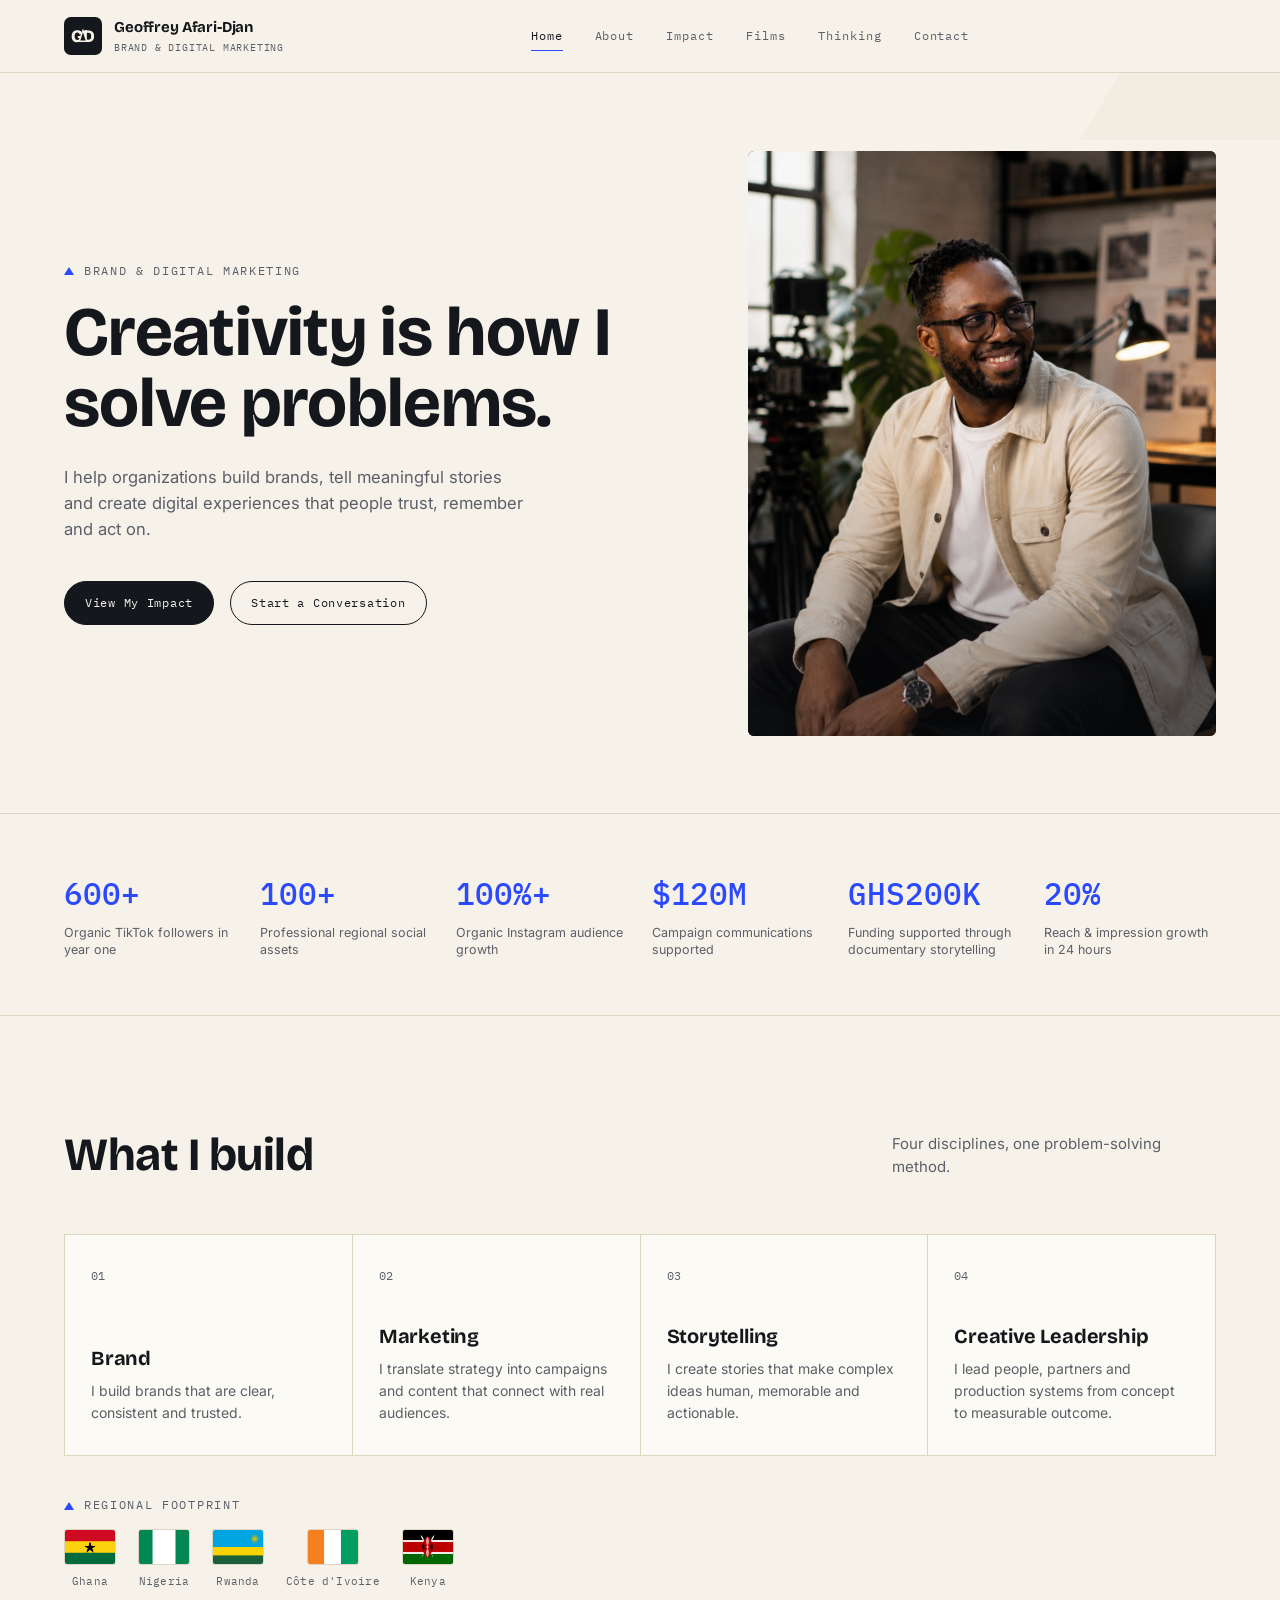
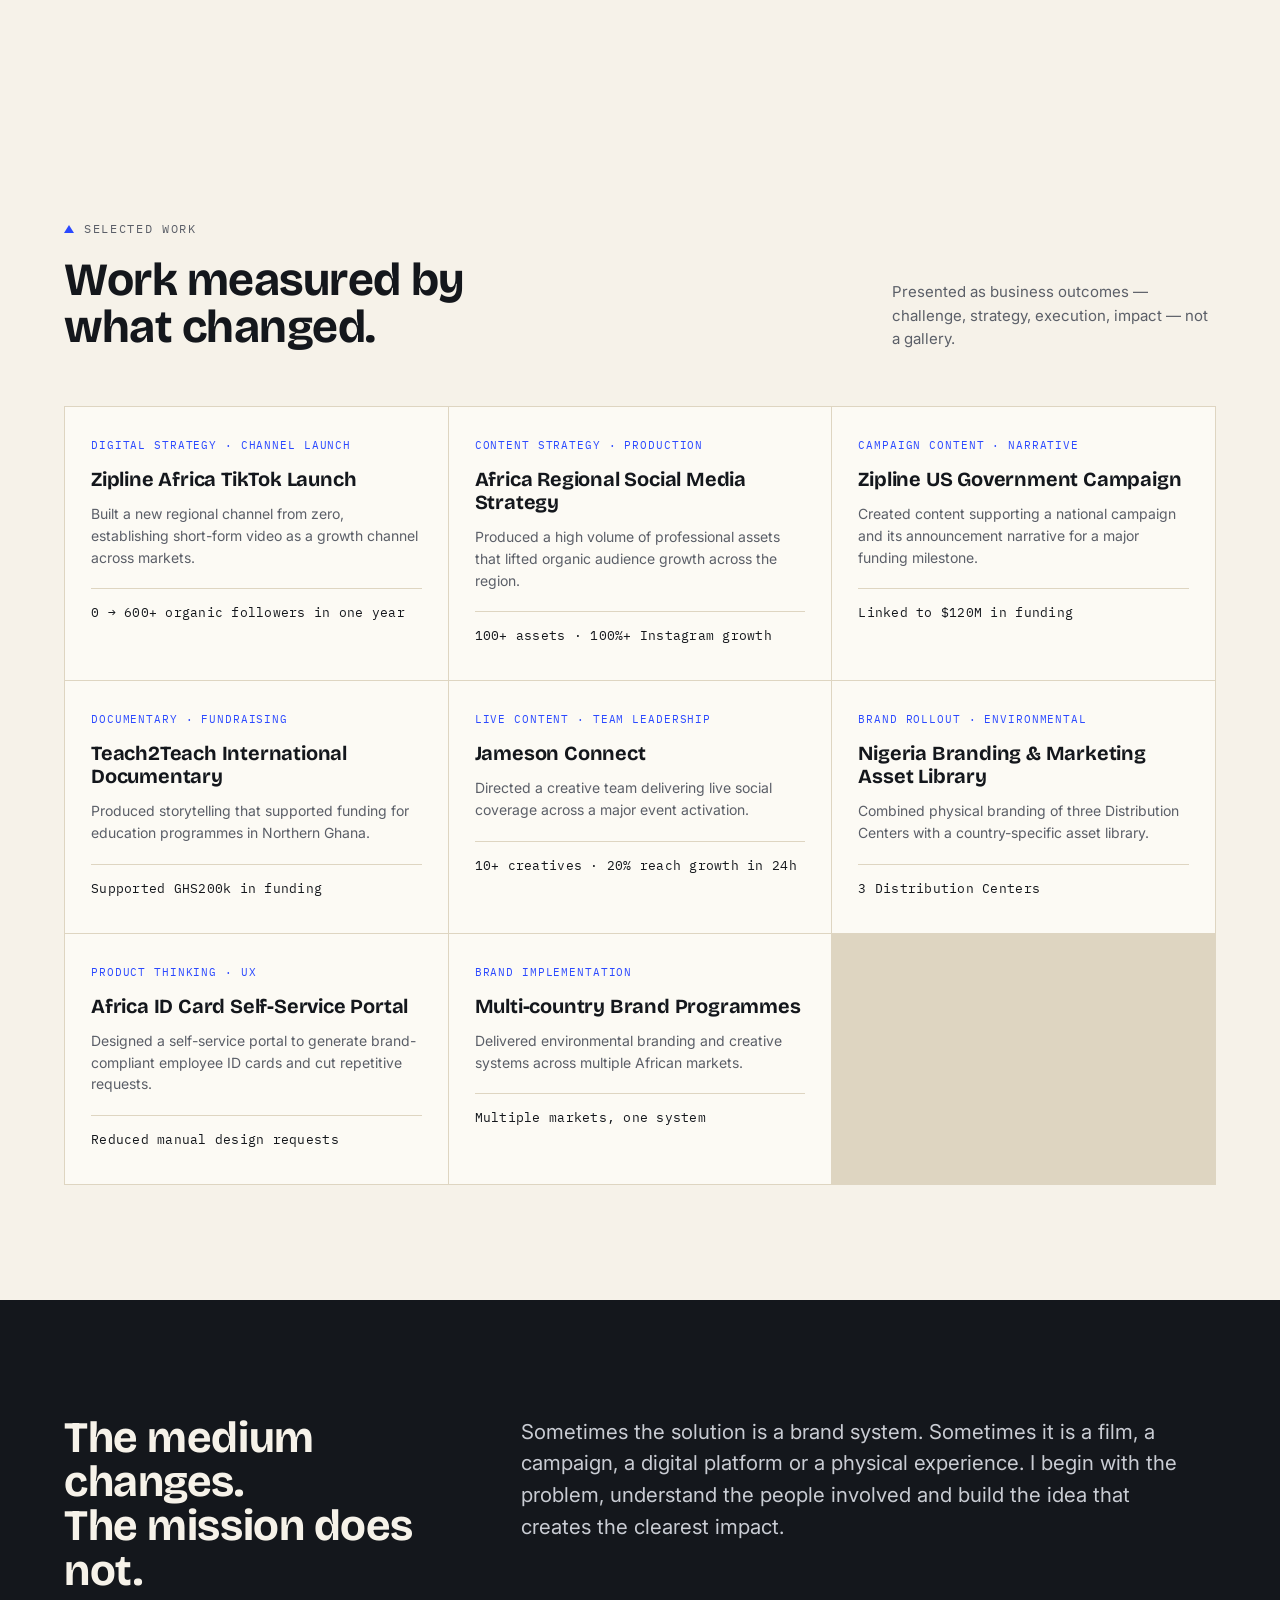
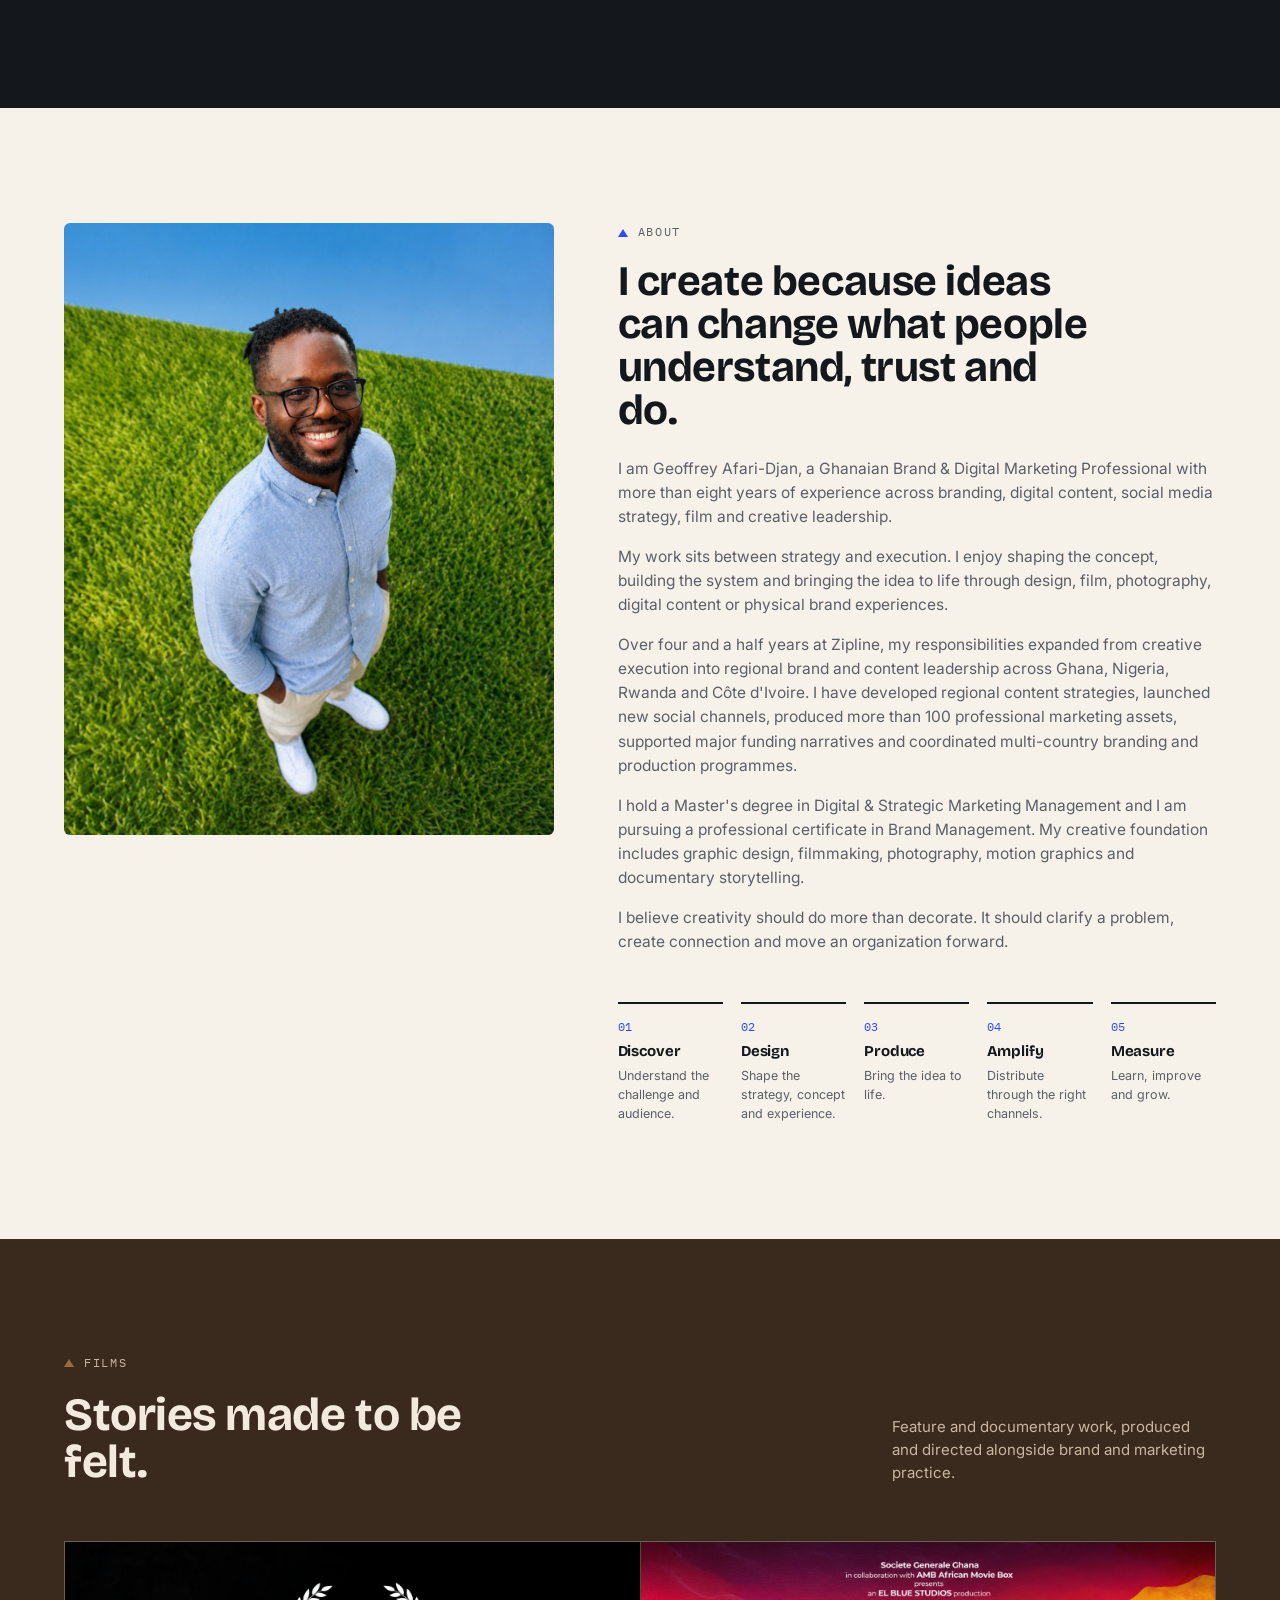
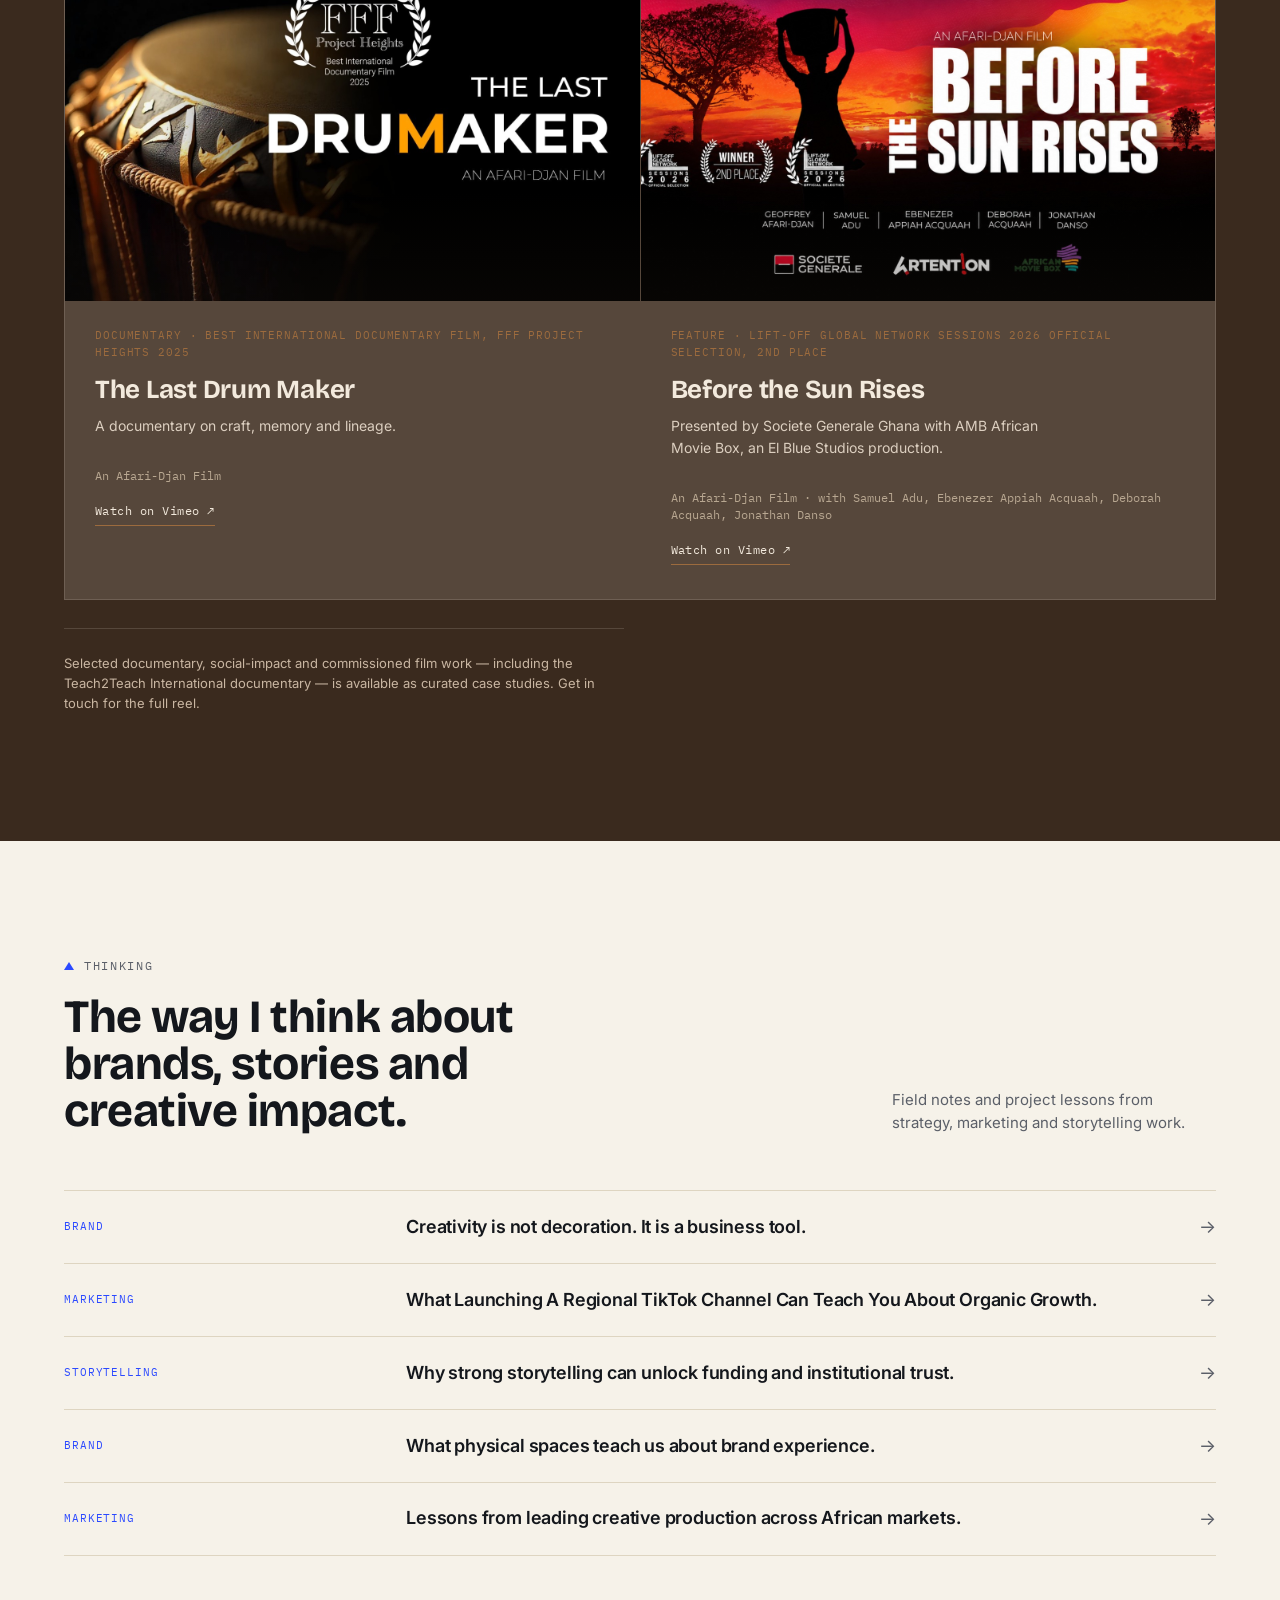
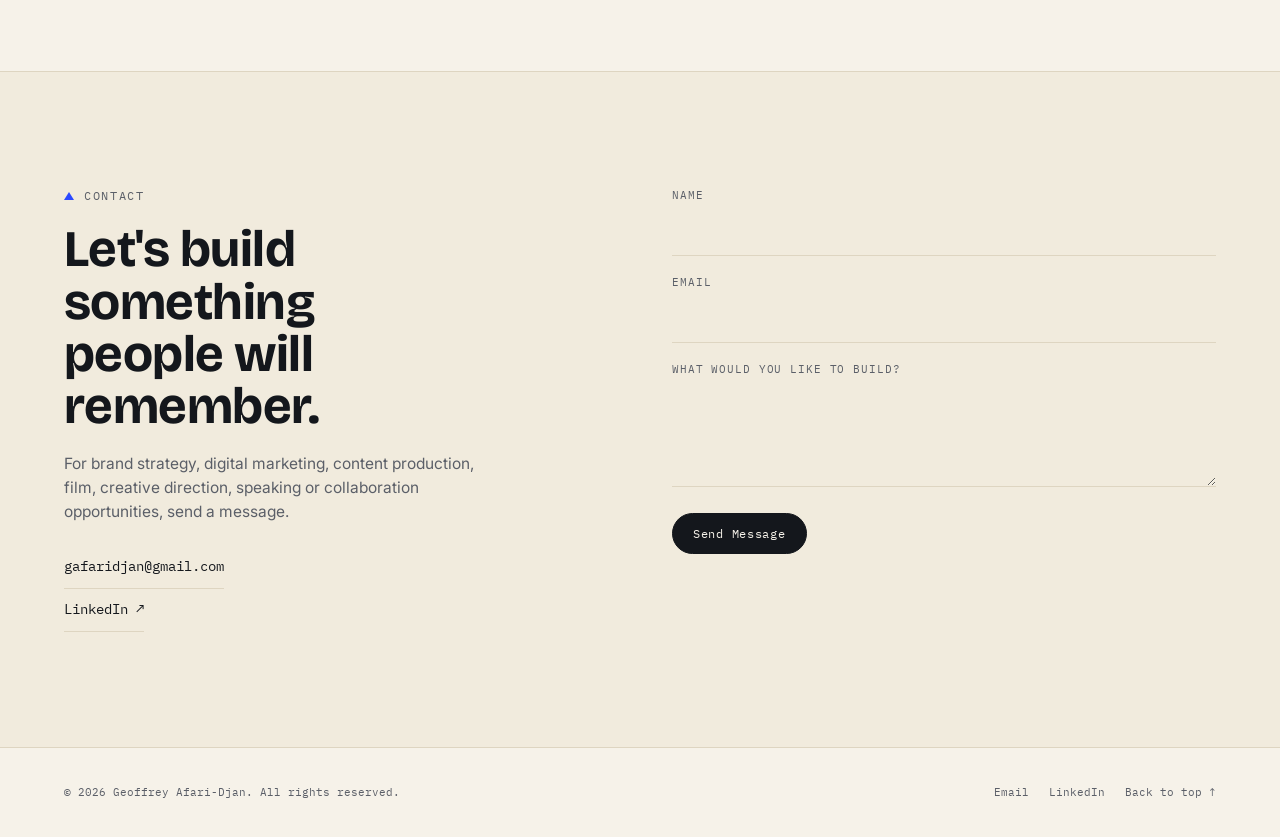
<file: index.html>
<!DOCTYPE html>
<html lang="en">

<head>
  <meta charset="UTF-8">
  <meta name="viewport" content="width=device-width, initial-scale=1.0">
  <meta name="description"
    content="Geoffrey Afari-Djan is a brand and digital marketing professional, filmmaker, and creative strategist working across Africa. Combining strategy, storytelling, and creative production to help organizations communicate clearly, build trust, and create measurable impact.">
  <meta name="keywords"
    content="brand strategy, digital marketing, filmmaker, creative strategy, Africa, branding, storytelling, marketing consultant">
  <meta name="author" content="Geoffrey Afari-Djan">
  <meta name="theme-color" content="#14171C">
  <meta name="robots" content="index, follow, max-image-preview:large, max-snippet:-1, max-video-preview:-1">
  <meta name="language" content="English">

  <!-- Canonical URL -->
  <link rel="canonical" href="https://geoffreyafaridjan.com/">

  <!-- Open Graph (Social Media) -->
  <meta property="og:type" content="website">
  <meta property="og:url" content="https://geoffreyafaridjan.com/">
  <meta property="og:title" content="Geoffrey Afari-Djan | Brand & Digital Marketing Strategist">
  <meta property="og:description"
    content="Brand strategist, filmmaker, and creative director working across Africa. Helping organizations build trust and create measurable impact through strategy, storytelling, and creative production.">
  <meta property="og:image" content="https://geoffreyafaridjan.com/logo.jpeg">
  <meta property="og:locale" content="en_US">

  <!-- Twitter Card -->
  <meta name="twitter:card" content="summary_large_image">
  <meta name="twitter:title" content="Geoffrey Afari-Djan | Brand & Digital Marketing Strategist">
  <meta name="twitter:description" content="Brand strategist, filmmaker, and creative director working across Africa.">
  <meta name="twitter:image" content="https://geoffreyafaridjan.com/logo.jpeg">

  <!-- Additional Meta Tags -->
  <meta name="apple-mobile-web-app-capable" content="yes">
  <meta name="apple-mobile-web-app-status-bar-style" content="black-translucent">
  <meta name="apple-mobile-web-app-title" content="Geoffrey Afari-Djan">

  <!-- Structured Data (JSON-LD) -->
  <script type="application/ld+json">
{
  "@context": "https://schema.org",
  "@type": "Person",
  "name": "Geoffrey Afari-Djan",
  "jobTitle": "Brand Strategist, Filmmaker & Creative Director",
  "url": "https://geoffreyafaridjan.com",
  "sameAs": [
    "https://www.linkedin.com/in/geoffrey-afari-djan-a82b68130"
  ],
  "email": "gafaridjan@gmail.com",
  "image": "https://geoffreyafaridjan.com/hero-image.jpeg",
  "description": "Brand and digital marketing professional, filmmaker and creative strategist working across Africa.",
  "areaServed": ["GH", "NG", "RW", "CI"],
  "knowsAbout": [
    "Brand Strategy",
    "Digital Marketing",
    "Filmmaking",
    "Storytelling",
    "Creative Direction",
    "Content Production"
  ]
}
</script>


  <link rel="preconnect" href="https://fonts.googleapis.com">
  <link rel="preconnect" href="https://fonts.gstatic.com" crossorigin>
  <link
    href="https://fonts.googleapis.com/css2?family=Bricolage+Grotesque:opsz,wght@12..96,400..800&family=Inter:wght@400;500;600&family=IBM+Plex+Mono:wght@400;500&display=swap"
    rel="stylesheet">
  <link rel="stylesheet" href="styles.css">
  <link rel="icon" type="image/png" href="./assets/logo.jpeg">
</head>

<body>

  <header class="site-nav">
    <div class="nav-inner">
      <a href="#home" class="brand-mark" aria-label="Geoffrey Afari-Djan home">
        <svg viewBox="0 0 100 100" xmlns="http://www.w3.org/2000/svg">
          <rect width="100" height="100" rx="18" fill="#14171C" />
          <text x="50" y="66" text-anchor="middle" font-family="Bricolage Grotesque, sans-serif" font-weight="800"
            font-size="46" fill="#F6F2E9">G<tspan dx="2">D</tspan></text>
          <polygon points="50,30 63,66 37,66" fill="#F6F2E9" />
          <polygon points="50,40 57,62 43,62" fill="#14171C" />
        </svg>
        <span class="name">Geoffrey Afari-Djan<span>BRAND &amp; DIGITAL MARKETING</span></span>
      </a>
      <nav class="links">
        <a href="#home">Home</a>
        <a href="#about">About</a>
        <a href="#impact">Impact</a>
        <a href="#films">Films</a>
        <a href="#thinking">Thinking</a>
        <a href="#contact">Contact</a>
      </nav>
      <div class="nav-cta">
        <a href="#contact" class="btn btn-primary" style="display:none;" id="navCta">Start a Conversation</a>
        <button class="menu-toggle" id="menuToggle" aria-label="Open menu">
          <span></span><span></span><span></span>
        </button>
      </div>
    </div>
  </header>

  <div class="mobile-menu" id="mobileMenu">
    <a href="#home">Home</a>
    <a href="#about">About</a>
    <a href="#impact">Impact</a>
    <a href="#films">Films</a>
    <a href="#thinking">Thinking</a>
    <a href="#contact">Contact</a>
  </div>

  <!-- HERO -->
  <section class="hero" id="home">
    <div class="hero-tri" aria-hidden="true"></div>
    <div class="wrap">
      <div class="hero-text reveal in">
        <div class="eyebrow"><span class="tri"></span>Brand &amp; Digital Marketing</div>
        <h1>Creativity is how I solve problems.</h1>
        <p class="sub">I help organizations build brands, tell meaningful stories and create digital experiences that
          people trust, remember and act on.</p>
        <div class="ctas">
          <a href="#impact" class="btn btn-primary">View My Impact</a>
          <a href="#contact" class="btn btn-ghost">Start a Conversation</a>
        </div>
      </div>
      <div class="hero-photo reveal in">
        <img src="./assets/hero_image.jpeg" alt="Geoffrey Afari-Djan seated in a creative studio">
      </div>
    </div>
  </section>

  <!-- STATS -->
  <div class="stats">
    <div class="wrap">
      <div class="stat reveal">
        <div class="stat-num">600+</div>
        <div class="stat-label">Organic TikTok followers in year one</div>
      </div>
      <div class="stat reveal">
        <div class="stat-num">100+</div>
        <div class="stat-label">Professional regional social assets</div>
      </div>
      <div class="stat reveal">
        <div class="stat-num">100%+</div>
        <div class="stat-label">Organic Instagram audience growth</div>
      </div>
      <div class="stat reveal">
        <div class="stat-num">$120M</div>
        <div class="stat-label">Campaign communications supported</div>
      </div>
      <div class="stat reveal">
        <div class="stat-num">GHS200K</div>
        <div class="stat-label">Funding supported through documentary storytelling</div>
      </div>
      <div class="stat reveal">
        <div class="stat-num">20%</div>
        <div class="stat-label">Reach &amp; impression growth in 24 hours</div>
      </div>
    </div>
  </div>

  <!-- WHAT I BUILD -->
  <section>
    <div class="wrap">
      <div class="section-head reveal">
        <h2>What I build</h2>
        <p>Four disciplines, one problem-solving method.</p>
      </div>
      <div class="pillars">
        <div class="pillar reveal">
          <div class="idx">01</div>
          <div>
            <h3>Brand</h3>
            <p>I build brands that are clear, consistent and trusted.</p>
          </div>
        </div>
        <div class="pillar reveal">
          <div class="idx">02</div>
          <div>
            <h3>Marketing</h3>
            <p>I translate strategy into campaigns and content that connect with real audiences.</p>
          </div>
        </div>
        <div class="pillar reveal">
          <div class="idx">03</div>
          <div>
            <h3>Storytelling</h3>
            <p>I create stories that make complex ideas human, memorable and actionable.</p>
          </div>
        </div>
        <div class="pillar reveal">
          <div class="idx">04</div>
          <div>
            <h3>Creative Leadership</h3>
            <p>I lead people, partners and production systems from concept to measurable outcome.</p>
          </div>
        </div>
      </div>
      <div class="flag-strip reveal">
        <div class="eyebrow" style="margin-bottom:14px;"><span class="tri"></span>Regional Footprint</div>
        <div class="flags">
          <div class="flag-item">
            <img src="./assets/ghana.jpeg" alt="Flag of Ghana">
            <span>Ghana</span>
          </div>
          <div class="flag-item">
            <img src="./assets/nigeria.jpeg" alt="Flag of Nigeria">
            <span>Nigeria</span>
          </div>
          <div class="flag-item">
            <img src="./assets/rwanda.jpeg" alt="Flag of Rwanda">
            <span>Rwanda</span>
          </div>
          <div class="flag-item">
            <img src="./assets/cote.jpeg" alt="Flag of Côte d'Ivoire">
            <span>Côte d'Ivoire</span>
          </div>
          <div class="flag-item">
            <img src="./assets/kenya.jpeg" alt="Flag of Kenya">
            <span>Kenya</span>
          </div>
        </div>
      </div>
    </div>
  </section>

  <!-- IMPACT -->
  <section id="impact">
    <div class="wrap">
      <div class="section-head reveal">
        <div>
          <div class="eyebrow"><span class="tri"></span>Selected Work</div>
          <h2>Work measured by what changed.</h2>
        </div>
        <p>Presented as business outcomes — challenge, strategy, execution, impact — not a gallery.</p>
      </div>
      <div class="case-grid">
        <div class="case-card reveal">
          <div class="tag">Digital Strategy · Channel Launch</div>
          <h3>Zipline Africa TikTok Launch</h3>
          <p>Built a new regional channel from zero, establishing short-form video as a growth channel across markets.
          </p>
          <div class="metric mono">0 → 600+ organic followers in one year</div>
        </div>
        <div class="case-card reveal">
          <div class="tag">Content Strategy · Production</div>
          <h3>Africa Regional Social Media Strategy</h3>
          <p>Produced a high volume of professional assets that lifted organic audience growth across the region.</p>
          <div class="metric mono">100+ assets · 100%+ Instagram growth</div>
        </div>
        <div class="case-card reveal">
          <div class="tag">Campaign Content · Narrative</div>
          <h3>Zipline US Government Campaign</h3>
          <p>Created content supporting a national campaign and its announcement narrative for a major funding
            milestone.</p>
          <div class="metric mono">Linked to $120M in funding</div>
        </div>
        <div class="case-card reveal">
          <div class="tag">Documentary · Fundraising</div>
          <h3>Teach2Teach International Documentary</h3>
          <p>Produced storytelling that supported funding for education programmes in Northern Ghana.</p>
          <div class="metric mono">Supported GHS200k in funding</div>
        </div>
        <div class="case-card reveal">
          <div class="tag">Live Content · Team Leadership</div>
          <h3>Jameson Connect</h3>
          <p>Directed a creative team delivering live social coverage across a major event activation.</p>
          <div class="metric mono">10+ creatives · 20% reach growth in 24h</div>
        </div>
        <div class="case-card reveal">
          <div class="tag">Brand Rollout · Environmental</div>
          <h3>Nigeria Branding &amp; Marketing Asset Library</h3>
          <p>Combined physical branding of three Distribution Centers with a country-specific asset library.</p>
          <div class="metric mono">3 Distribution Centers</div>
        </div>
        <div class="case-card reveal">
          <div class="tag">Product Thinking · UX</div>
          <h3>Africa ID Card Self-Service Portal</h3>
          <p>Designed a self-service portal to generate brand-compliant employee ID cards and cut repetitive requests.
          </p>
          <div class="metric mono">Reduced manual design requests</div>
        </div>
        <div class="case-card reveal">
          <div class="tag">Brand Implementation</div>
          <h3>Multi-country Brand Programmes</h3>
          <p>Delivered environmental branding and creative systems across multiple African markets.</p>
          <div class="metric mono">Multiple markets, one system</div>
        </div>
      </div>
    </div>
  </section>

  <!-- PHILOSOPHY -->
  <section class="philosophy">
    <div class="wrap">
      <h2>The medium changes.<br>The mission does not.</h2>
      <p>Sometimes the solution is a brand system. Sometimes it is a film, a campaign, a digital platform or a physical
        experience. I begin with the problem, understand the people involved and build the idea that creates the
        clearest impact.</p>
    </div>
  </section>

  <!-- ABOUT -->
  <section class="about" id="about">
    <div class="wrap">
      <div class="about-photo reveal">
        <img src="./assets/image1.jpeg" alt="Geoffrey Afari-Djan portrait outdoors">
      </div>
      <div class="reveal">
        <div class="eyebrow"><span class="tri"></span>About</div>
        <h2>I create because ideas can change what people understand, trust and do.</h2>
        <div class="bio">
          <p>I am Geoffrey Afari-Djan, a Ghanaian Brand &amp; Digital Marketing Professional with more than eight years
            of experience across branding, digital content, social media strategy, film and creative leadership.</p>
          <p>My work sits between strategy and execution. I enjoy shaping the concept, building the system and bringing
            the idea to life through design, film, photography, digital content or physical brand experiences.</p>
          <p>Over four and a half years at Zipline, my responsibilities expanded from creative execution into regional
            brand and content leadership across Ghana, Nigeria, Rwanda and Côte d'Ivoire. I have developed regional
            content strategies, launched new social channels, produced more than 100 professional marketing assets,
            supported major funding narratives and coordinated multi-country branding and production programmes.</p>
          <p>I hold a Master's degree in Digital &amp; Strategic Marketing Management and I am pursuing a professional
            certificate in Brand Management. My creative foundation includes graphic design, filmmaking, photography,
            motion graphics and documentary storytelling.</p>
          <p>I believe creativity should do more than decorate. It should clarify a problem, create connection and move
            an organization forward.</p>
        </div>
        <div class="method">
          <div class="step">
            <div class="num">01</div>
            <h4>Discover</h4>
            <p>Understand the challenge and audience.</p>
          </div>
          <div class="step">
            <div class="num">02</div>
            <h4>Design</h4>
            <p>Shape the strategy, concept and experience.</p>
          </div>
          <div class="step">
            <div class="num">03</div>
            <h4>Produce</h4>
            <p>Bring the idea to life.</p>
          </div>
          <div class="step">
            <div class="num">04</div>
            <h4>Amplify</h4>
            <p>Distribute through the right channels.</p>
          </div>
          <div class="step">
            <div class="num">05</div>
            <h4>Measure</h4>
            <p>Learn, improve and grow.</p>
          </div>
        </div>
      </div>
    </div>
  </section>

  <!-- FILMS -->
  <section class="films" id="films">
    <div class="wrap">
      <div class="section-head reveal">
        <div>
          <div class="eyebrow"><span class="tri"></span>Films</div>
          <h2>Stories made to be felt.</h2>
        </div>
        <p>Feature and documentary work, produced and directed alongside brand and marketing practice.</p>
      </div>
      <div class="film-grid">
        <div class="film-tile reveal">
          <div class="poster-frame">
            <div class="poster" style="background-image:url('./assets/image4.jpeg')">
            </div>
          </div>
          <div class="content">
            <div class="role">Documentary · Best International Documentary Film, FFF Project Heights 2025</div>
            <h3>The Last Drum Maker</h3>
            <p>A documentary on craft, memory and lineage.</p>
            <div class="credits">An Afari-Djan Film</div>
            <a class="watch-link" href="https://vimeo.com/1128598594?share=copy&amp;fl=sv&amp;fe=ci" target="_blank"
              rel="noopener">Watch on Vimeo ↗</a>
          </div>
        </div>
        <div class="film-tile reveal">
          <div class="poster-frame">
            <div class="poster" style="background-image:url('./assets/image3.jpeg')">
            </div>
          </div>
          <div class="content">
            <div class="role">Feature · Lift-Off Global Network Sessions 2026 Official Selection, 2nd Place</div>
            <h3>Before the Sun Rises</h3>
            <p>Presented by Societe Generale Ghana with AMB African Movie Box, an El Blue Studios production.</p>
            <div class="credits">An Afari-Djan Film · with Samuel Adu, Ebenezer Appiah Acquaah, Deborah Acquaah,
              Jonathan Danso</div>
            <a class="watch-link" href="https://vimeo.com/1162328131?share=copy&amp;fl=sv&amp;fe=ci" target="_blank"
              rel="noopener">Watch on Vimeo ↗</a>
          </div>
        </div>
      </div>
      <p class="film-more">Selected documentary, social-impact and commissioned film work — including the Teach2Teach
        International documentary — is available as curated case studies. Get in touch for the full reel.</p>
    </div>
  </section>

  <!-- THINKING -->
  <section id="thinking">
    <div class="wrap">
      <div class="section-head reveal">
        <div>
          <div class="eyebrow"><span class="tri"></span>Thinking</div>
          <h2>The way I think about brands, stories and creative impact.</h2>
        </div>
        <p>Field notes and project lessons from strategy, marketing and storytelling work.</p>
      </div>
      <div class="thinking-list reveal">
        <button type="button" class="think-row" data-essay="essay-brand-tool" aria-haspopup="dialog">
          <div class="cat mono">Brand</div>
          <h4>Creativity is not decoration. It is a business tool.</h4>
          <div class="arrow">→</div>
        </button>
        <button type="button" class="think-row" data-essay="essay-tiktok-growth" aria-haspopup="dialog">
          <div class="cat mono">Marketing</div>
          <h4>What Launching A Regional TikTok Channel Can Teach You About Organic Growth.</h4>
          <div class="arrow">→</div>
        </button>
        <button type="button" class="think-row" data-essay="essay-storytelling-trust" aria-haspopup="dialog">
          <div class="cat mono">Storytelling</div>
          <h4>Why strong storytelling can unlock funding and institutional trust.</h4>
          <div class="arrow">→</div>
        </button>
        <button type="button" class="think-row" data-essay="essay-physical-spaces" aria-haspopup="dialog">
          <div class="cat mono">Brand</div>
          <h4>What physical spaces teach us about brand experience.</h4>
          <div class="arrow">→</div>
        </button>
        <button type="button" class="think-row" data-essay="essay-regional-production" aria-haspopup="dialog">
          <div class="cat mono">Marketing</div>
          <h4>Lessons from leading creative production across African markets.</h4>
          <div class="arrow">→</div>
        </button>
      </div>
    </div>
  </section>

  <!-- ESSAY CONTENT (hidden source, injected into modal on click) -->
  <div hidden>

    <template id="essay-brand-tool">
      <div class="eyebrow"><span class="tri"></span>Brand</div>
      <h2>Creativity Isn't Decoration. It Is a Business Tool.</h2>
      <div class="byline">By Geoffrey Afari-Djan</div>
      <p>People usually encounter creativity at the end of the process. They see the finished film, the redesigned
        space, the campaign visual, the social media post or the polished brand identity. What they rarely see is
        everything that came before it: the questions, the research, the conversations, the failed ideas, the difficult
        decisions and the effort required to understand what is actually not working.</p>
      <p>To me, that invisible work is where creativity truly begins. Creativity is not simply the ability to make
        something beautiful. It is the ability to understand a challenge differently and create a solution that helps
        people think, feel and act. That is why I have never been comfortable seeing creativity as decoration.
        Creativity is how I solve problems.</p>
      <h3>I have always been drawn to creating</h3>
      <p>My professional journey did not begin with a carefully mapped-out plan to become a brand or marketing
        professional. It began with a desire to create. I studied Industrial Art, majoring in Ceramics, while gaining
        exposure to textiles, metalwork, visual communication and design. Over time, that curiosity expanded into
        graphic design, photography, filmmaking, animation, branding and digital marketing.</p>
      <p>Initially, these felt like separate disciplines. Design was one thing. Film was another. Marketing appeared to
        belong to a completely different world. Looking back, I realise I was never choosing between art, design or
        film. I was searching for the best way to solve the problem in front of me.</p>
      <h3>The output is not the real work</h3>
      <p>A beautifully designed poster can still fail. A technically impressive video can still leave people unmoved. A
        brand can have a strong logo and still struggle to connect with its audience. This happens when creative work
        begins with the output rather than the problem.</p>
      <p>Before deciding that an organisation needs a video, campaign or redesign, I try to understand what is standing
        between the organisation and the people it wants to reach. Is the message unclear? Is the audience unaware? Is
        the brand inconsistent? Does the organisation have a visibility, relevance or trust problem? When the real issue
        is understood, creativity becomes strategic. The work is no longer about producing another asset. It becomes
        about changing a situation.</p>
      <h3>Creativity should move something</h3>
      <p>One of the most important lessons from my career is that creative work should have consequences. It should
        improve understanding, strengthen trust, increase engagement, unlock support or create a more meaningful
        experience.</p>
      <p>While working with Teach 2 Teach International, an organisation focused on improving education in underserved
        communities in northern Ghana, I directed a documentary that communicated the organisation's work and impact to
        potential partners. The film contributed to a wider fundraising effort that ultimately secured approximately GHS
        200K in support. Its value was not simply that it looked good. It helped people understand why the
        organisation's work mattered.</p>
      <p>The same principle shaped my work on Zipline Africa's first TikTok campaign. We were not simply producing
        short-form videos because TikTok was popular. We were establishing a new regional communication channel and
        finding a more accessible way to share African stories. The page grew from zero to more than 600 organic
        followers in its first year, creating a foundation for reaching audiences through a format that felt relevant to
        them.</p>
      <h3>Brand experiences are built, not announced</h3>
      <p>A brand is the total experience people have with an organisation. It is shaped by what the organisation says,
        what it does, how it behaves and how consistently it shows up. This becomes especially clear in physical
        branding. Branding a workplace or operational facility is not simply about placing logos on walls. The
        environment should help employees, visitors, customers and partners understand the organisation they are
        entering.</p>
      <h3>Strategy and execution belong together</h3>
      <p>I feel most alive when I develop a concept that connects, and even more alive when I have the opportunity to
        execute it. Strategy should not remain trapped in a presentation. I want to see whether an idea survives
        reality: whether it works within budget, can be interpreted by a vendor, can be adapted across cultures and
        platforms, and can still be understood by the audience.</p>
      <h3>My approach</h3>
      <p>My process generally follows five stages: discover the real challenge; design the strategy and concept; produce
        the idea through the most appropriate medium; amplify it through the right channels; and measure what changed.
        The final stage matters because creativity should never be protected from evaluation. If the work did not solve
        the intended problem, looking impressive is not enough.</p>
      <h3>The standard I now use</h3>
      <p>Today, I evaluate creative work by asking four questions: What problem did this solve? Who did it help? What
        became clearer? What changed because the work existed? Those questions have changed how I see my profession.
        Design, film, branding, marketing and storytelling are different expressions of the same purpose.</p>
      <p>Sometimes the solution is a brand. Sometimes it is a documentary. Sometimes it is a campaign. Sometimes it is
        simply helping people understand something they could not see before. The medium changes. The purpose never
        does. Creativity has never been decoration. It has always been how I solve problems.</p>
    </template>

    <template id="essay-tiktok-growth">
      <div class="eyebrow"><span class="tri"></span>Marketing</div>
      <h2>What Launching a Regional TikTok Channel Can Teach You About Organic Growth</h2>
      <div class="byline">By Geoffrey Afari-Djan</div>
      <p>Starting a new social media channel from zero is strangely liberating. There is no existing audience to
        disappoint, no successful format to copy and no historical performance to hide behind. At the same time, there
        is no guarantee that anyone will pay attention.</p>
      <p>When we launched Zipline Africa's first TikTok campaign and regional TikTok page, we were entering a platform
        with its own culture, language and expectations. I helped shape the content strategy and creative production
        behind the launch. Within the first year, the channel grew from zero to more than 600 organic followers.</p>
      <p>In TikTok terms, that number may not sound extraordinary. It is easy to compare every new page with accounts
        that gain thousands of followers from a single viral video. But that comparison misses the point. The growth was
        entirely organic, and it proved that a regional organisation could earn attention without abandoning its
        identity or forcing corporate language into a space where it did not belong.</p>
      <h3>Organic growth is not free growth</h3>
      <p>Organic growth still requires time, planning, creative energy, experimentation and consistency. You may not be
        paying to distribute every post, but you are investing in understanding the audience and producing content that
        earns attention. Paid content can place your message in front of people. Organic content has to persuade them to
        stop, watch, respond and return.</p>
      <h3>You cannot build a new platform by recycling old content</h3>
      <p>A corporate video created for LinkedIn will not automatically work on TikTok. Each platform has its own rhythm.
        The opening seconds matter. The language matters. The pace matters. Even the way a person speaks to camera can
        determine whether the audience stays or scrolls.</p>
      <p>The question was not, 'How do we put our existing videos on TikTok?' It was, 'How do we tell our stories in a
        way that feels natural to people using TikTok?' The organisation's identity remained the same, but the
        expression of that identity had to change.</p>
      <h3>Start with what the audience cares about</h3>
      <p>Organisations naturally want to talk about themselves. They want to explain their technology, programmes,
        partnerships and achievements. Audiences rarely begin with the same level of interest. People usually begin with
        a human question: Why should this matter to me?</p>
      <p>The strongest content answers that question before explaining the organisation behind it. Instead of leading
        with technical information, we looked for the human meaning within the work: the urgency of reaching a remote
        community, the experience of a healthcare worker, the journey behind a delivery or the people responsible for
        making the operation possible.</p>
      <h3>Regional content should not feel generic</h3>
      <p>Regional communication requires a balance between consistency and local relevance. In trying to speak to
        everyone, content can end up sounding like it belongs nowhere. The strategy should provide consistency, while
        the stories retain their texture. A regional brand becomes stronger when its content feels connected without
        making every country look or sound identical.</p>
      <h3>People connect with people</h3>
      <p>Complex organisations often focus on explaining systems. That information is important, but systems alone
        rarely create emotional connection. People remember the healthcare worker waiting for an essential item. They
        notice the team preparing for an operation. Human stories give audiences an entry point into complex ideas.</p>
      <h3>Consistency matters more than virality</h3>
      <p>A viral video can create enormous reach, but one successful post does not automatically create a trusted brand
        or a loyal audience. Organic growth is often built more quietly through publishing, observing, learning and
        improving. A single viral moment may bring attention. Consistent storytelling gives people a reason to remain.
      </p>
      <h3>The first numbers create a baseline</h3>
      <p>When a page begins at zero, every result teaches you something. Which subjects attract attention? Which
        openings keep people watching? Which formats encourage comments or shares? The first 600 followers gave us more
        than a number. They gave us a starting point and enough evidence to refine the strategy rather than relying
        entirely on assumptions.</p>
      <h3>The real lesson</h3>
      <p>Organic growth is not created by simply being present on a platform. It comes from understanding how the
        platform works, respecting the audience and being willing to adapt the way a brand tells its story. Meet people
        where they are. Give them a reason to care before asking them to follow. Organic growth may begin with a
        follower count, but its real value is deeper: it is evidence that the brand has begun to connect.</p>
    </template>

    <template id="essay-storytelling-trust">
      <div class="eyebrow"><span class="tri"></span>Storytelling</div>
      <h2>Why Strong Storytelling Can Unlock Funding and Institutional Trust</h2>
      <div class="byline">By Geoffrey Afari-Djan</div>
      <p>When organisations seek funding, they often begin with evidence. They gather financial records, programme
        reports, impact figures, beneficiary data, implementation plans and projections. All of these are essential.
        Serious funders need to know that an organisation is credible, accountable and capable of delivering what it
        promises.</p>
      <p>But evidence does not always speak for itself. A report may contain excellent results and still fail to hold
        attention. A presentation may be technically accurate and still leave decision-makers uncertain about why the
        work matters. Strong storytelling does not replace evidence, governance or financial discipline. It gives those
        things meaning.</p>
      <h3>Funding decisions are also decisions about belief</h3>
      <p>Every funding decision involves risk. A donor, government institution, bank, foundation or corporate partner is
        not only asking whether the organisation is doing useful work. They are also asking whether it can be trusted to
        deliver, whether the impact is real and whether their support will produce something meaningful.</p>
      <p>A statistic may tell a funder that a programme reached 5,000 people. A strong story can show what that reach
        meant in the life of one teacher, one healthcare worker, one family or one community. The statistic provides
        scale. The story provides significance. When both are presented honestly and clearly, they strengthen one
        another.</p>
      <h3>Storytelling makes invisible work visible</h3>
      <p>Some of the most important work is difficult to see. Education programmes may take years to produce measurable
        outcomes. Health systems are complex. Logistics, infrastructure and institutional partnerships involve processes
        that rarely translate naturally into compelling communication. Storytelling helps make that work visible.</p>
      <p>While working with Teach 2 Teach International, I directed a documentary that communicated the organisation's
        work and impact to potential partners. The documentary formed part of a wider fundraising effort that ultimately
        secured approximately GHS 200K in support. The film did not replace the organisation's track record,
        proposals or relationships. It helped people see what those documents were describing.</p>
      <h3>A strong story gives evidence structure</h3>
      <p>Organisations often have plenty of information but no clear narrative. Strong institutional storytelling
        usually answers a sequence of questions: What is the challenge? Who is affected? Why does the problem persist?
        What is the organisation doing differently? What evidence shows the approach works? What becomes possible with
        additional support?</p>
      <h3>Trust is built through consistency</h3>
      <p>Institutional trust is not created by one emotional video. It is built through consistency. The organisation's
        public story must match its operational reality. Its numbers must be defensible. Its claims must be
        proportionate to the evidence. Its visual communication, leadership messages, reports and partner materials
        should reinforce the same central truth.</p>
      <h3>Institutional audiences are still human</h3>
      <p>Senior decision-makers need formal reports and quantitative evidence, but institutional audiences are still
        made up of people. People remember a clear idea, a credible voice and a story that helped them understand a
        difficult issue. Professional storytelling does not mean making institutional communication informal or overly
        emotional. It means recognising that clarity, relevance and human meaning improve understanding at every level.
      </p>
      <h3>Strong storytelling is not exaggeration</h3>
      <p>One of the greatest risks in impact communication is the temptation to overstate. Strong storytelling is not
        the art of making work appear more impressive than it is. It is the discipline of revealing the true value of
        the work clearly. That means distinguishing between contribution and direct causation, acknowledging limitations
        and protecting the dignity of the people whose experiences are shared.</p>
      <h3>Good stories reduce perceived risk</h3>
      <p>Funders are often trying to determine whether an organisation understands its own work. A clear and consistent
        story provides evidence of that understanding. When an organisation can explain the problem, the people it
        serves, the logic behind its approach, the evidence supporting its work and the outcomes it expects, it appears
        more prepared and self-aware.</p>
      <h3>The strongest stories combine three elements</h3>
      <p>Credible institutional stories usually combine human meaning, evidence and organisational credibility. Remove
        human meaning and communication can feel cold. Remove evidence and it can feel sentimental. Remove credibility
        and it can feel aspirational without being trustworthy. The strongest storytelling holds all three together.</p>
      <h3>The real value</h3>
      <p>A strong story cannot rescue a weak programme, and it cannot replace governance or accountability. But when
        meaningful work already exists, storytelling can help that work travel further. It can help funders understand
        the opportunity, institutions recognise credibility and the public understand why a partnership matters. Funding
        is not secured by a good story alone, but when strong evidence, credible institutions and meaningful
        storytelling come together, people are more willing to invest in what is possible.</p>
    </template>

    <template id="essay-physical-spaces">
      <div class="eyebrow"><span class="tri"></span>Brand</div>
      <h2>What Physical Spaces Teach Us About Brand Experience</h2>
      <div class="byline">By Geoffrey Afari-Djan</div>
      <p>Most conversations about branding begin with things we can display on a screen: a logo, a colour palette, a
        typeface, a campaign or a social media post. These elements matter, but they represent only part of what a brand
        is.</p>
      <p>Some of the clearest lessons I have learnt about branding came from standing inside unfinished reception areas,
        walking through operational facilities, measuring walls, reviewing signage positions and trying to understand
        how a space should make people feel. Physical spaces have a way of exposing whether a brand is real.</p>
      <h3>People do not enter a logo</h3>
      <p>When someone walks into an office, store, facility or operational centre, they are not entering a logo. They
        are entering an experience. They notice whether the entrance is clear, whether someone welcomes them, whether
        they understand where to go and whether the environment feels calm, organised, safe and intentional.</p>
      <p>A beautifully designed wall graphic cannot compensate for a confusing visitor journey. A premium sign cannot
        create trust if the space feels poorly maintained. Physical branding should therefore begin with a different
        question: What should people understand and feel as they move through this space?</p>
      <h3>The space is already communicating</h3>
      <p>Every physical environment tells a story before a designer becomes involved. The architecture, lighting, wall
        condition, movement, photographs, signs, furniture and uniforms all say something. The challenge is that these
        messages may not be intentional.</p>
      <p>A company may describe itself as innovative while its environment feels outdated. It may claim to be
        people-centred while visitors struggle to find their way around. People generally trust what they experience
        more than what they are told. Before designing anything, I try to understand what the space is already saying.
      </p>
      <h3>Arrival shapes expectation</h3>
      <p>The first few moments inside a physical environment establish the tone for everything that follows. A strong
        arrival experience helps answer basic questions: What happens here? Am I in the right place? Is this
        organisation credible? Sometimes clarity is more valuable than spectacle.</p>
      <h3>Physical branding is a journey</h3>
      <p>One of the biggest mistakes in environmental branding is treating each wall as a separate assignment. People do
        not experience spaces one wall at a time. They experience them as a journey with a beginning, middle and end.
        The entrance establishes identity. Corridors can introduce purpose, impact, milestones and the people behind the
        work. By the time visitors leave, they should understand the organisation more clearly.</p>
      <h3>Wayfinding is brand experience</h3>
      <p>Wayfinding is often treated as a practical requirement rather than a brand experience, but the two are closely
        connected. When people cannot find an entrance, meeting room or service point, that friction becomes part of how
        they remember the organisation. Good wayfinding communicates respect: we anticipated your needs and considered
        your journey.</p>
      <h3>Employees matter too</h3>
      <p>Physical branding is often designed with visitors in mind, but employees spend far more time inside the space.
        A strong workplace environment can help them understand the organisation's direction, recognise their
        contribution and feel connected to a shared purpose. The most meaningful internal branding often recognises real
        work rather than covering every wall with motivational statements.</p>
      <h3>Context should shape the design</h3>
      <p>A physical branding concept cannot always be copied from one country or location to another. Architecture,
        climate, materials, production methods and daily use all change. Working across African markets has reinforced
        the importance of designing with local context rather than merely applying a global template. Consistency does
        not mean making every place identical.</p>
      <h3>Materials communicate values</h3>
      <p>Material choices affect how people perceive the brand. Peeling vinyl, faded print or a poorly installed sign
        can quickly weaken an otherwise strong identity. Designers sometimes focus on how something looks at
        installation. Brand experience requires thinking about how it will look six months or two years later.</p>
      <h3>Restraint is part of good branding</h3>
      <p>Not every surface needs to be branded. When every wall contains a message, no message feels important. White
        space is not wasted space. A single powerful photograph can communicate more than a collage of twenty images.
        The goal is not to prove how much design work was done; it is to create an environment that feels coherent and
        useful.</p>
      <h3>People complete the experience</h3>
      <p>No physical branding system can succeed without the people inside the building. The reception area may be
        beautifully designed, but the person greeting visitors shapes the experience more directly. The environment
        creates the setting. People bring the brand to life.</p>
      <h3>The lesson</h3>
      <p>Physical spaces have taught me that brands are experienced through details, that clarity is a form of care,
        that consistency should not erase context and that aesthetics must survive contact with reality. A brand is not
        only what people see. It is what they feel when they step inside.</p>
    </template>

    <template id="essay-regional-production">
      <div class="eyebrow"><span class="tri"></span>Marketing</div>
      <h2>Lessons from Leading Creative Production Across African Markets</h2>
      <div class="byline">By Geoffrey Afari-Djan</div>
      <p>Creative production across multiple African markets looks exciting from the outside. There is travel,
        filmmaking, photography, campaigns, launches and the chance to work with people from different countries. What
        is less visible is the coordination required before a single frame is captured or a single installation begins.
      </p>
      <p>Over the years, I have worked on branding and content projects across Ghana, Nigeria, Rwanda and Côte d'Ivoire.
        Each market has its own pace, culture, expectations, systems and constraints. The work has taught me that
        leading regional creative production is not simply about having strong ideas. It is about building the
        conditions that allow those ideas to survive.</p>
      <h3>A regional brief must leave room for local truth</h3>
      <p>A central strategy is useful because it creates consistency. But a regional brief becomes weak when it assumes
        every market will tell the same story in the same way. The strongest regional work begins with a shared purpose
        and then creates room for local voices, realities and visual textures.</p>
      <p>The goal is not to make every market identical. It is to ensure that the same brand values can be recognised
        across different expressions. A story from Bayelsa should feel connected to the same organisation as a story
        from Rwanda, but it should not lose the context that makes it believable.</p>
      <h3>Relationships move projects</h3>
      <p>In structured environments, it is easy to believe that a detailed email, approved brief and project tracker are
        enough. They are essential, but they do not replace relationships. In many contexts, a short call before the
        formal email creates trust and accelerates decisions. The call creates alignment; the email creates the record.
      </p>
      <p>Regional production depends on people who may not report to the creative lead: country directors, partnership
        teams, procurement, facilities, security, vendors, healthcare workers and community representatives. Progress
        often depends less on authority than on the ability to build trust and make the work feel shared.</p>
      <h3>Logistics are part of creative quality</h3>
      <p>Transport, accommodation, permits, equipment, power, security and access can appear separate from creativity.
        They are not. Poor logistics reduce shooting time, exhaust the team, compromise safety and eventually affect the
        quality of the work. A beautiful concept cannot compensate for a crew that arrives late, lacks access or is
        working in unsafe conditions.</p>
      <p>This has changed how I define pre-production. It is not only the script and shot list. It includes stakeholder
        alignment, risk assessment, travel planning, vehicle readiness, vendor contracts, approvals and contingency
        plans. Creative quality begins long before the camera is switched on.</p>
      <h3>Vendors need clarity, not assumptions</h3>
      <p>External vendors can only deliver what has been clearly defined. A verbal idea may feel obvious to the person
        who imagined it, but it can be interpreted very differently by a fabricator, filmmaker or local production team.
        Clear briefs, reference materials, deliverable lists, approval stages and definitions of done reduce expensive
        misunderstandings.</p>
      <p>At the same time, good vendor management requires respect for local expertise. The vendor often understands the
        materials, access challenges and production realities better than the person working remotely. The best results
        come from combining strategic clarity with practical knowledge.</p>
      <h3>Safety is not an operational footnote</h3>
      <p>Field production can involve remote travel, expensive equipment and unfamiliar environments. Safety cannot be
        treated as something to discuss after the creative plan is complete. Vehicle documentation, route planning,
        local security context and emergency contacts are part of responsible production leadership.</p>
      <p>One of the most important lessons I have learnt is that raising a safety concern is not being difficult. It is
        protecting the team, the equipment and the project. Good leaders create visibility around risk early, before
        urgency removes the available options.</p>
      <h3>The plan must be clear, but not rigid</h3>
      <p>Regional projects rarely unfold exactly as planned. Flights change. Interviewees become unavailable. Weather
        interrupts filming. Procurement takes longer than expected. A useful plan defines the objective, priorities and
        minimum deliverables while leaving enough flexibility to respond to reality.</p>
      <p>This is especially important in storytelling. Sometimes the most powerful story is not the one originally
        written in the brief. A good production lead knows what must be protected and what can change.</p>
      <h3>Post-production should influence production</h3>
      <p>When teams think only about the shoot, they often return with large amounts of footage but no clear route to
        useful outputs. Before filming begins, it is important to understand which platforms need content, what aspect
        ratios are required, which stories need short and long versions and how the assets will be organised.</p>
      <p>A marketing asset library is more valuable when footage, photography, interviews and B-roll are captured
        intentionally and tagged properly. The objective is not merely to complete one campaign. It is to create
        material that can continue serving communications, recruitment, partnerships and future campaigns.</p>
      <h3>Leadership means making trade-offs visible</h3>
      <p>Creative leaders are often expected to absorb new requests without affecting existing commitments. In reality,
        every additional deliverable has a cost in time, budget or quality. One of the most useful leadership habits is
        to make those trade-offs visible: I can take this on, but which current priority should move?</p>
      <p>That question is not resistance. It is responsible planning. It helps stakeholders understand capacity and
        protects the team from silent overcommitment.</p>
      <h3>The real lesson</h3>
      <p>Leading creative production across African markets has taught me that creativity is only one part of the job.
        The work also requires diplomacy, planning, cultural awareness, risk management, patience and the ability to
        make decisions with incomplete information.</p>
      <p>The best regional creative work does not come from imposing one idea everywhere. It comes from creating a
        strong shared direction, listening carefully to local teams and building systems that allow excellent work to
        happen in very different conditions. The idea may begin in a presentation, but leadership is what carries it
        across borders and turns it into something real.</p>
    </template>

  </div>

  <!-- ESSAY MODAL -->
  <div class="essay-modal" id="essayModal" role="dialog" aria-modal="true" aria-labelledby="essayModalHeading">
    <div class="essay-panel">
      <button type="button" class="essay-close" id="essayClose" aria-label="Close">×</button>
      <div class="essay-body" id="essayModalBody"></div>
    </div>
  </div>

  <!-- CONTACT -->
  <section class="contact" id="contact">
    <div class="wrap">
      <div class="reveal">
        <div class="eyebrow"><span class="tri"></span>Contact</div>
        <h2>Let's build something people will remember.</h2>
        <p class="intro">For brand strategy, digital marketing, content production, film, creative direction, speaking
          or collaboration opportunities, send a message.</p>
        <div class="direct">
          <a href="mailto:gafaridjan@gmail.com">gafaridjan@gmail.com</a>
          <a href="https://www.linkedin.com/in/geoffrey-afari-djan-a82b68130?utm_source=share_via&utm_content=profile&utm_medium=member_android"
            target="_blank" rel="noopener">LinkedIn ↗</a>
        </div>
      </div>
      <form class="contact-form reveal" id="contactForm">
        <div class="field">
          <label for="name">Name</label>
          <input type="text" id="name" name="name" required>
        </div>
        <div class="field">
          <label for="email">Email</label>
          <input type="email" id="email" name="email" required>
        </div>
        <div class="field">
          <label for="message">What would you like to build?</label>
          <textarea id="message" name="message" rows="4" required></textarea>
        </div>
        <button type="submit" id="btn-email" class="btn btn-primary">Send Message</button>
        <div class="form-note" id="formNote">Thank you. I'll respond as soon as possible.</div>
      </form>
    </div>
  </section>

  <footer>
    <div> &copy; <span id="year"></span> Geoffrey Afari-Djan. All rights reserved.</div>
    <div class="flinks">
      <a href="mailto:gafaridjan@gmail.com">Email</a>
      <a href="https://www.linkedin.com/in/geoffrey-afari-djan-a82b68130?utm_source=share_via&utm_content=profile&utm_medium=member_android"
        target="_blank" rel="noopener">LinkedIn</a>
      <a href="#home">Back to top ↑</a>
    </div>
  </footer>

  <script src="index.js"></script>

</body>

</html>
</file>
<file: styles.css>
:root{
    --bg:#F6F2E9;
    --bg-warm:#F1EBDD;
    --ink:#14171C;
    --ink-soft:#5B5F68;
    --blue:#2B49FF;
    --earth:#9C6B3E;
    --earth-deep:#3A2A1E;
    --line:#DED5C1;
    --card:#FCFAF4;
    --maxw:1360px;
    --pad:clamp(20px, 5vw, 64px);
  }

  *{box-sizing:border-box;}
  html{scroll-behavior:smooth;}
  @media (prefers-reduced-motion: reduce){
    html{scroll-behavior:auto;}
    *{animation-duration:0.001ms !important; transition-duration:0.001ms !important;}
  }

  body{
    margin:0;
    background:var(--bg);
    color:var(--ink);
    font-family:'Inter', -apple-system, sans-serif;
    font-size:16px;
    line-height:1.55;
    -webkit-font-smoothing:antialiased;
  }

  h1,h2,h3,h4{
    font-family:'Bricolage Grotesque', sans-serif;
    font-weight:700;
    line-height:1.02;
    margin:0;
    letter-spacing:-0.01em;
  }

  a{color:inherit; text-decoration:none;}
  img{max-width:100%; display:block;}

  .mono{
    font-family:'IBM Plex Mono', monospace;
    letter-spacing:0.02em;
  }

  .wrap{
    max-width:var(--maxw);
    margin:0 auto;
    padding-left:var(--pad);
    padding-right:var(--pad);
  }

  .eyebrow{
    font-family:'IBM Plex Mono', monospace;
    font-size:12px;
    text-transform:uppercase;
    letter-spacing:0.14em;
    color:var(--ink-soft);
    display:flex;
    align-items:center;
    gap:10px;
    margin-bottom:18px;
  }
  .eyebrow .tri{
    width:0; height:0;
    border-left:5px solid transparent;
    border-right:5px solid transparent;
    border-bottom:8px solid var(--blue);
  }

  /* ===== NAV ===== */
  header.site-nav{
    position:fixed;
    top:0; left:0; right:0;
    z-index:100;
    background:rgba(246,242,233,0.86);
    backdrop-filter:blur(10px);
    border-bottom:1px solid var(--line);
  }
  .nav-inner{
    max-width:var(--maxw);
    margin:0 auto;
    padding:16px var(--pad);
    display:flex;
    align-items:center;
    justify-content:space-between;
  }
  .brand-mark{
    display:flex;
    align-items:center;
    gap:12px;
  }
  .brand-mark svg{width:38px; height:38px; flex-shrink:0;}
  .brand-mark .name{
    font-family:'Bricolage Grotesque', sans-serif;
    font-weight:700;
    font-size:15px;
    letter-spacing:-0.01em;
  }
  .brand-mark .name span{display:block; font-family:'IBM Plex Mono', monospace; font-weight:400; font-size:10px; color:var(--ink-soft); letter-spacing:0.08em; margin-top:1px;}

  nav.links{
    display:flex;
    gap:32px;
    font-family:'IBM Plex Mono', monospace;
    font-size:12px;
    letter-spacing:0.08em;
  }
  nav.links a{
    color:var(--ink-soft);
    position:relative;
    padding:4px 0;
    transition:color .2s ease;
  }
  nav.links a:hover, nav.links a:focus-visible{color:var(--ink);}
  nav.links a.active{color:var(--ink);}
  nav.links a::after{
    content:'';
    position:absolute;
    left:0; bottom:-2px;
    width:0; height:1px;
    background:var(--blue);
    transition:width .25s ease;
  }
  nav.links a:hover::after, nav.links a:focus-visible::after, nav.links a.active::after{width:100%;}
  .mobile-menu a.active{color:var(--blue);}

  section[id]{scroll-margin-top:90px;}

  .btn{
    display:inline-flex;
    align-items:center;
    gap:8px;
    font-family:'IBM Plex Mono', monospace;
    font-size:12px;
    letter-spacing:0.06em;
    padding:12px 20px;
    border-radius:100px;
    border:1px solid var(--ink);
    transition:background .2s ease, color .2s ease, border-color .2s ease, transform .2s ease;
    white-space:nowrap;
  }
  .btn-primary{
    background:var(--ink);
    color:var(--bg);
  }
  .btn-primary:hover{background:var(--blue); border-color:var(--blue); transform:translateY(-1px);}
  .btn-ghost{
    background:transparent;
    color:var(--ink);
  }
  .btn-ghost:hover{background:var(--ink); color:var(--bg); transform:translateY(-1px);}
  .btn-ghost.on-dark{border-color:rgba(255,255,255,0.4); color:#fff;}
  .btn-ghost.on-dark:hover{background:#fff; color:var(--earth-deep);}

  .nav-cta{display:flex; align-items:center; gap:16px;}
  .menu-toggle{display:none; background:none; border:none; cursor:pointer; padding:11px 12px;}
  .menu-toggle span{display:block; width:22px; height:2px; background:var(--ink); margin:5px 0;}

  /* ===== REVEAL ===== */
  .reveal{opacity:0; transform:translateY(18px); transition:opacity .7s ease, transform .7s ease;}
  .reveal.in{opacity:1; transform:translateY(0);}

  /* ===== HERO ===== */
  .hero{
    padding-top:calc(100px + 4vw);
    padding-bottom:6vw;
    position:relative;
    overflow:hidden;
  }
  .hero .wrap{
    display:grid;
    grid-template-columns:1.15fr 0.85fr;
    gap:clamp(24px,4vw,64px);
    align-items:center;
  }
  .hero h1{
    font-size:clamp(40px, 5.4vw, 78px);
    max-width:14ch;
  }
  .hero .sub{
    margin-top:26px;
    max-width:46ch;
    font-size:clamp(16px,1.3vw,19px);
    color:var(--ink-soft);
  }
  .hero .ctas{
    margin-top:38px;
    display:flex;
    gap:16px;
    flex-wrap:wrap;
  }
  .hero-photo{
    position:relative;
    border-radius:6px;
    overflow:hidden;
    aspect-ratio:4/5;
    background:var(--earth-deep);
  }
  .hero-photo img{
    width:100%; height:100%; object-fit:cover;
    filter:saturate(1.02);
  }
  .hero-photo::after{
    content:'';
    position:absolute; inset:0;
    background:linear-gradient(180deg, rgba(20,23,28,0) 55%, rgba(20,23,28,0.35) 100%);
  }
  .hero-tri{
    position:absolute;
    right:-40px; top:-60px;
    width:0; height:0;
    border-left:120px solid transparent;
    border-right:120px solid transparent;
    border-bottom:200px solid var(--bg-warm);
    opacity:0.6;
    z-index:-1;
  }

  /* ===== STAT STRIP ===== */
  .stats{
    border-top:1px solid var(--line);
    border-bottom:1px solid var(--line);
    padding:clamp(36px,5vw,56px) 0;
  }
  .stats .wrap{
    display:grid;
    grid-template-columns:repeat(6,1fr);
    gap:24px;
  }
  .stat-num{
    font-family:'IBM Plex Mono', monospace;
    font-size:clamp(22px,2.4vw,32px);
    font-weight:500;
    color:var(--blue);
  }
  .stat-label{
    margin-top:8px;
    font-size:12.5px;
    color:var(--ink-soft);
    line-height:1.35;
  }

  section{padding:clamp(64px,9vw,120px) 0;}

  /* ===== PILLARS ===== */
  .section-head{
    display:flex;
    justify-content:space-between;
    align-items:flex-end;
    gap:24px;
    margin-bottom:clamp(36px,5vw,56px);
    flex-wrap:wrap;
  }
  .section-head h2{
    font-size:clamp(30px,3.6vw,48px);
    max-width:16ch;
  }
  .section-head p{
    max-width:36ch;
    color:var(--ink-soft);
    font-size:15px;
    margin:0;
  }

  .pillars{
    display:grid;
    grid-template-columns:repeat(4,1fr);
    gap:1px;
    background:var(--line);
    border:1px solid var(--line);
  }
  .pillar{
    background:var(--card);
    padding:32px 26px;
    min-height:220px;
    display:flex;
    flex-direction:column;
    justify-content:space-between;
  }
  .pillar .idx{font-family:'IBM Plex Mono', monospace; font-size:12px; color:var(--ink-soft);}
  .pillar h3{font-size:20px; margin-top:20px;}
  .pillar p{font-size:14px; color:var(--ink-soft); margin:12px 0 0;}

  /* ===== CASE GRID ===== */
  .case-grid{
    display:grid;
    grid-template-columns:repeat(3,1fr);
    gap:1px;
    background:var(--line);
    border:1px solid var(--line);
  }
  .case-card{
    background:var(--card);
    padding:30px 26px 34px;
    position:relative;
    transition:background .25s ease;
  }
  .case-card:hover{background:#fff;}
  .case-card .tag{
    font-family:'IBM Plex Mono', monospace;
    font-size:11px;
    text-transform:uppercase;
    letter-spacing:0.08em;
    color:var(--blue);
  }
  .case-card h3{
    font-size:20px;
    margin-top:14px;
    line-height:1.15;
  }
  .case-card p{
    font-size:14px;
    color:var(--ink-soft);
    margin-top:12px;
  }
  .case-card .metric{
    margin-top:20px;
    font-family:'IBM Plex Mono', monospace;
    font-size:13px;
    color:var(--ink);
    border-top:1px solid var(--line);
    padding-top:14px;
  }

  /* ===== PHILOSOPHY ===== */
  .philosophy{
    background:var(--ink);
    color:var(--bg);
  }
  .philosophy .wrap{
    display:grid;
    grid-template-columns:0.6fr 1fr;
    gap:40px;
    align-items:start;
  }
  .philosophy h2{
    font-size:clamp(28px,3.4vw,44px);
    color:var(--bg);
  }
  .philosophy p{
    font-size:clamp(17px,1.6vw,22px);
    color:#C9CCD3;
    max-width:52ch;
    margin:0;
  }

  /* ===== ABOUT ===== */
  .about .wrap{
    display:grid;
    grid-template-columns:0.9fr 1.1fr;
    gap:clamp(28px,5vw,72px);
    align-items:start;
  }
  .about-photo{
    border-radius:6px;
    overflow:hidden;
    position:sticky;
    top:110px;
  }
  .about-photo img{width:100%; height:auto; display:block;}
  .about h2{
    font-size:clamp(28px,3.4vw,42px);
    max-width:18ch;
  }
  .about .bio{margin-top:26px;}
  .about .bio p{
    color:var(--ink-soft);
    font-size:15.5px;
    margin:0 0 16px;
    max-width:60ch;
  }

  .flag-strip{margin-top:40px;}
  .flags{
    display:flex;
    flex-wrap:wrap;
    gap:22px;
  }
  .flag-item{
    display:flex;
    flex-direction:column;
    align-items:center;
    gap:8px;
  }
  .flag-item img{
    width:52px;
    height:36px;
    object-fit:cover;
    border-radius:3px;
    border:1px solid var(--line);
  }
  .flag-item span{
    font-family:'IBM Plex Mono', monospace;
    font-size:10.5px;
    color:var(--ink-soft);
    letter-spacing:0.02em;
  }

  .method{
    margin-top:48px;
    display:grid;
    grid-template-columns:repeat(5,1fr);
    gap:18px;
  }
  .method .step{border-top:2px solid var(--ink); padding-top:14px;}
  .method .step .num{font-family:'IBM Plex Mono', monospace; font-size:12px; color:var(--blue);}
  .method .step h4{font-size:15px; margin-top:8px;}
  .method .step p{font-size:12.5px; color:var(--ink-soft); margin:6px 0 0;}

  /* ===== FILMS ===== */
  .films{
    background:var(--earth-deep);
    color:#F3EADD;
  }
  .films .section-head h2{color:#F3EADD;}
  .films .section-head p{color:#C9B6A2;}
  .films .eyebrow{color:#C9B6A2;}
  .films .eyebrow .tri{border-bottom-color:var(--earth);}

  .film-grid{
    display:grid;
    grid-template-columns:1fr 1fr;
    gap:1px;
    background:rgba(243,234,221,0.15);
    border:1px solid rgba(243,234,221,0.15);
  }
  .film-tile{
    position:relative;
    background:transparent;
    display:flex;
    flex-direction:column;
    transition:transform .3s ease;
    overflow:hidden;
  }
  .film-tile .poster-frame{
    position:relative;
    width:100%;
    aspect-ratio:16/10;
    overflow:hidden;
  }
  .film-tile .poster-frame::after{
    content:'';
    position:absolute;
    inset:0;
    background:linear-gradient(180deg, rgba(20,15,10,0) 70%, rgba(20,15,10,0.35) 100%);
  }
  .film-tile .poster{
    width:100%; height:100%;
    background-size:cover;
    background-position:center;
    transition:transform .5s ease;
  }
  .film-tile:hover .poster{transform:scale(1.04);}
  .film-tile .content{padding:26px 30px 34px; display:flex; flex-direction:column;}
  .film-tile .role{font-family:'IBM Plex Mono', monospace; font-size:11px; color:var(--earth); text-transform:uppercase; letter-spacing:0.08em;}
  .film-tile h3{font-size:26px; margin-top:16px; color:#F3EADD;}
  .film-tile p{font-size:14px; color:#DCCFC0; margin-top:12px; max-width:44ch;}
  .film-tile .credits{font-family:'IBM Plex Mono', monospace; font-size:11.5px; color:#B8A791; margin-top:16px; line-height:1.5;}
  .film-tile .watch-link{
    display:inline-flex;
    margin-top:18px;
    font-family:'IBM Plex Mono', monospace;
    font-size:12px;
    letter-spacing:0.04em;
    color:#F3EADD;
    border-bottom:1px solid var(--earth);
    padding-bottom:4px;
    width:fit-content;
    transition:color .2s ease, border-color .2s ease;
  }
  .film-tile .watch-link:hover{color:var(--earth); border-color:#F3EADD;}
  .film-more{
    margin-top:28px;
    font-size:13px;
    color:#C9B6A2;
    max-width:70ch;
    border-top:1px solid rgba(243,234,221,0.15);
    padding-top:24px;
  }

  /* ===== THINKING ===== */
  .thinking-list{border-top:1px solid var(--line);}
  .think-row{
    display:grid;
    grid-template-columns:1fr 2.4fr auto;
    gap:20px;
    align-items:center;
    padding:22px 0;
    border-bottom:1px solid var(--line);
    transition:padding-left .25s ease;
  }
  .think-row:hover{padding-left:10px;}
  .think-row .cat{
    font-family:'IBM Plex Mono', monospace;
    font-size:11px;
    text-transform:uppercase;
    letter-spacing:0.08em;
    color:var(--blue);
  }
  .think-row h4{font-size:18px; font-weight:600; font-family:'Inter',sans-serif;}
  .think-row .arrow{font-size:18px; color:var(--ink-soft); transition:transform .25s ease;}
  .think-row:hover .arrow{transform:translateX(6px); color:var(--blue);}
  .think-row{
    width:100%;
    background:none;
    border-left:none; border-right:none; border-top:none;
    text-align:left;
    cursor:pointer;
    font:inherit;
    color:inherit;
  }
  .think-row:focus-visible{outline:2px solid var(--blue); outline-offset:2px;}

  /* ===== ESSAY MODAL ===== */
  .essay-modal{
    position:fixed;
    inset:0;
    z-index:200;
    display:none;
    background:rgba(20,23,28,0.55);
    backdrop-filter:blur(3px);
    padding:clamp(16px,4vw,56px);
    overflow-y:auto;
  }
  .essay-modal.open{display:block;}
  .essay-panel{
    position:relative;
    max-width:760px;
    margin:0 auto;
    background:var(--card);
    border-radius:8px;
    border:1px solid var(--line);
    padding:clamp(28px,5vw,64px);
    animation:essayIn .3s ease;
  }
  @keyframes essayIn{
    from{opacity:0; transform:translateY(14px);}
    to{opacity:1; transform:translateY(0);}
  }
  .essay-close{
    position:sticky;
    top:0;
    float:right;
    margin-left:16px;
    width:38px; height:38px;
    border-radius:100px;
    border:1px solid var(--line);
    background:var(--bg);
    color:var(--ink);
    font-size:18px;
    line-height:1;
    cursor:pointer;
    display:flex;
    align-items:center;
    justify-content:center;
    transition:background .2s ease, color .2s ease, border-color .2s ease;
  }
  .essay-close:hover{background:var(--ink); color:var(--bg); border-color:var(--ink);}
  .essay-body .eyebrow{margin-bottom:14px;}
  .essay-body h2{font-size:clamp(24px,3vw,36px); max-width:22ch; margin-bottom:10px;}
  .essay-body .byline{
    font-family:'IBM Plex Mono', monospace;
    font-size:12px;
    color:var(--ink-soft);
    margin-bottom:32px;
  }
  .essay-body h3{
    font-family:'Inter', sans-serif;
    font-weight:600;
    font-size:17px;
    margin:32px 0 12px;
    color:var(--ink);
  }
  .essay-body p{
    font-size:15.5px;
    color:var(--ink-soft);
    margin:0 0 16px;
    max-width:64ch;
  }
  body.modal-open{overflow:hidden;}
  @media (max-width:560px){
    .essay-close{width:44px; height:44px;}
  }

  /* ===== CONTACT ===== */
  .contact{
    background:var(--bg-warm);
    border-top:1px solid var(--line);
  }
  .contact .wrap{
    display:grid;
    grid-template-columns:1fr 1fr;
    gap:clamp(30px,5vw,80px);
  }
  .contact h2{
    font-size:clamp(30px,4vw,52px);
    max-width:12ch;
  }
  .contact .intro{margin-top:20px; color:var(--ink-soft); max-width:44ch; font-size:15.5px;}
  .contact .direct{margin-top:32px; display:flex; flex-direction:column; gap:10px;}
  .contact .direct a{
    font-family:'IBM Plex Mono', monospace;
    font-size:14px;
    border-bottom:1px solid var(--line);
    padding-bottom:10px;
    width:fit-content;
    transition:border-color .2s ease, color .2s ease;
  }
  .contact .direct a:hover{border-color:var(--blue); color:var(--blue);}

  form.contact-form{display:flex; flex-direction:column; gap:18px;}
  .field{display:flex; flex-direction:column; gap:8px;}
  .field label{
    font-family:'IBM Plex Mono', monospace;
    font-size:11px;
    text-transform:uppercase;
    letter-spacing:0.08em;
    color:var(--ink-soft);
  }
  .field input, .field textarea{
    font-family:'Inter', sans-serif;
    font-size:15px;
    padding:12px 0;
    border:none;
    border-bottom:1px solid var(--line);
    background:transparent;
    color:var(--ink);
    resize:vertical;
  }
  .field input:focus, .field textarea:focus{
    outline:none;
    border-bottom:1px solid var(--blue);
  }
  .contact-form .btn{margin-top:8px; align-self:flex-start; cursor:pointer;}
  .form-note{font-size:12px; color:var(--ink-soft); margin-top:4px;}

  /* ===== FOOTER ===== */
  footer{
    padding:36px var(--pad);
    display:flex;
    justify-content:space-between;
    align-items:center;
    flex-wrap:wrap;
    gap:14px;
    font-family:'IBM Plex Mono', monospace;
    font-size:11px;
    color:var(--ink-soft);
    max-width:var(--maxw);
    margin:0 auto;
    border-top:1px solid var(--line);
  }
  footer .flinks{display:flex; gap:20px;}
  footer a:hover{color:var(--ink);}

  /* ===== RESPONSIVE ===== */
  @media (max-width:980px){
    nav.links{display:none;}
    .menu-toggle{display:block;}
    .hero .wrap{grid-template-columns:1fr;}
    .hero-photo{order:-1; max-width:340px;}
    .stats .wrap{grid-template-columns:repeat(3,1fr); row-gap:28px;}
    .pillars{grid-template-columns:repeat(2,1fr);}
    .case-grid{grid-template-columns:repeat(2,1fr);}
    .philosophy .wrap{grid-template-columns:1fr;}
    .about .wrap{grid-template-columns:1fr;}
    .about-photo{position:static; max-width:360px;}
    .method{grid-template-columns:repeat(2,1fr); row-gap:26px;}
    .film-grid{grid-template-columns:1fr;}
    .think-row{grid-template-columns:1fr auto;}
    .think-row .cat{grid-column:1/-1;}
    .contact .wrap{grid-template-columns:1fr;}
  }
  @media (max-width:560px){
    .stats .wrap{grid-template-columns:repeat(2,1fr);}
    .pillars{grid-template-columns:1fr;}
    .case-grid{grid-template-columns:1fr;}
  }

  /* mobile menu */
  .mobile-menu{
    position:fixed; inset:0; z-index:99;
    background:var(--bg);
    display:none;
    flex-direction:column;
    align-items:center;
    justify-content:center;
    gap:28px;
  }
  .mobile-menu.open{display:flex;}
  .mobile-menu a{
    font-family:'Bricolage Grotesque', sans-serif;
    font-size:28px;
    font-weight:600;
  }
</file>
